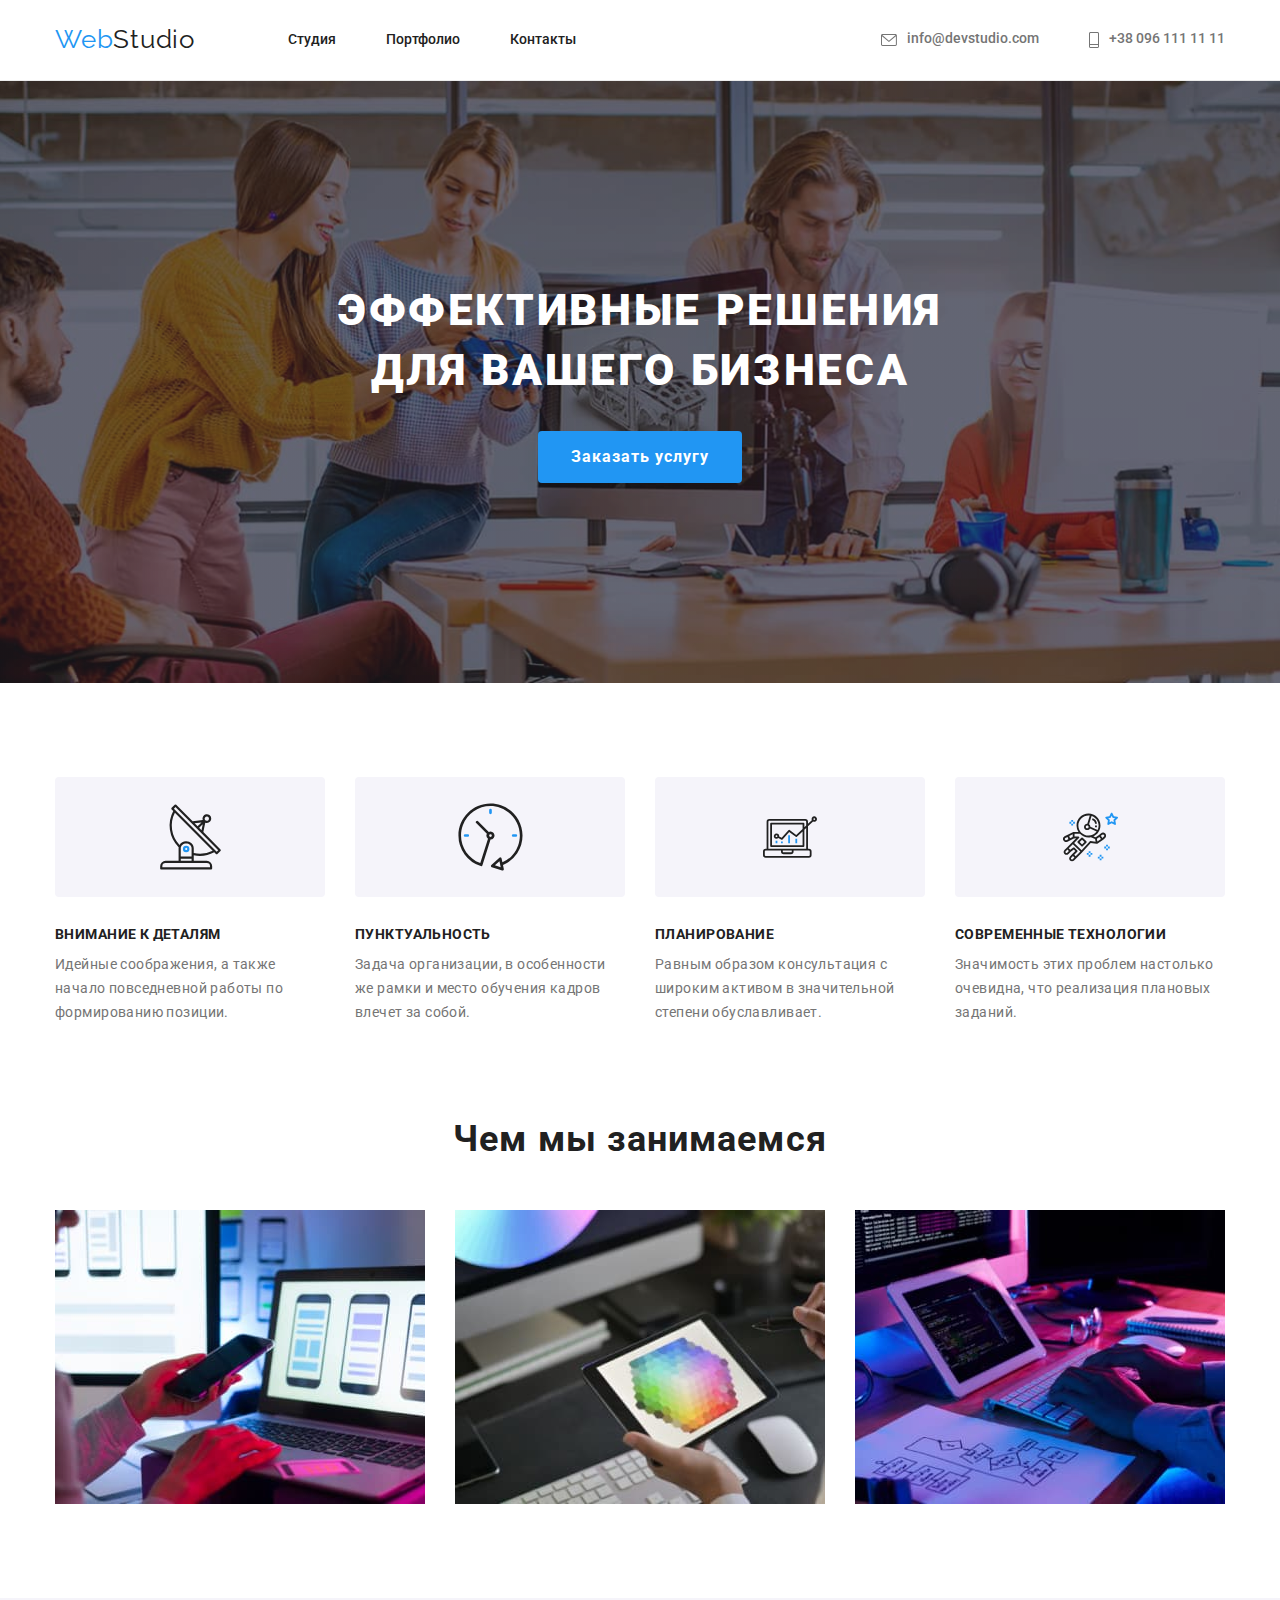
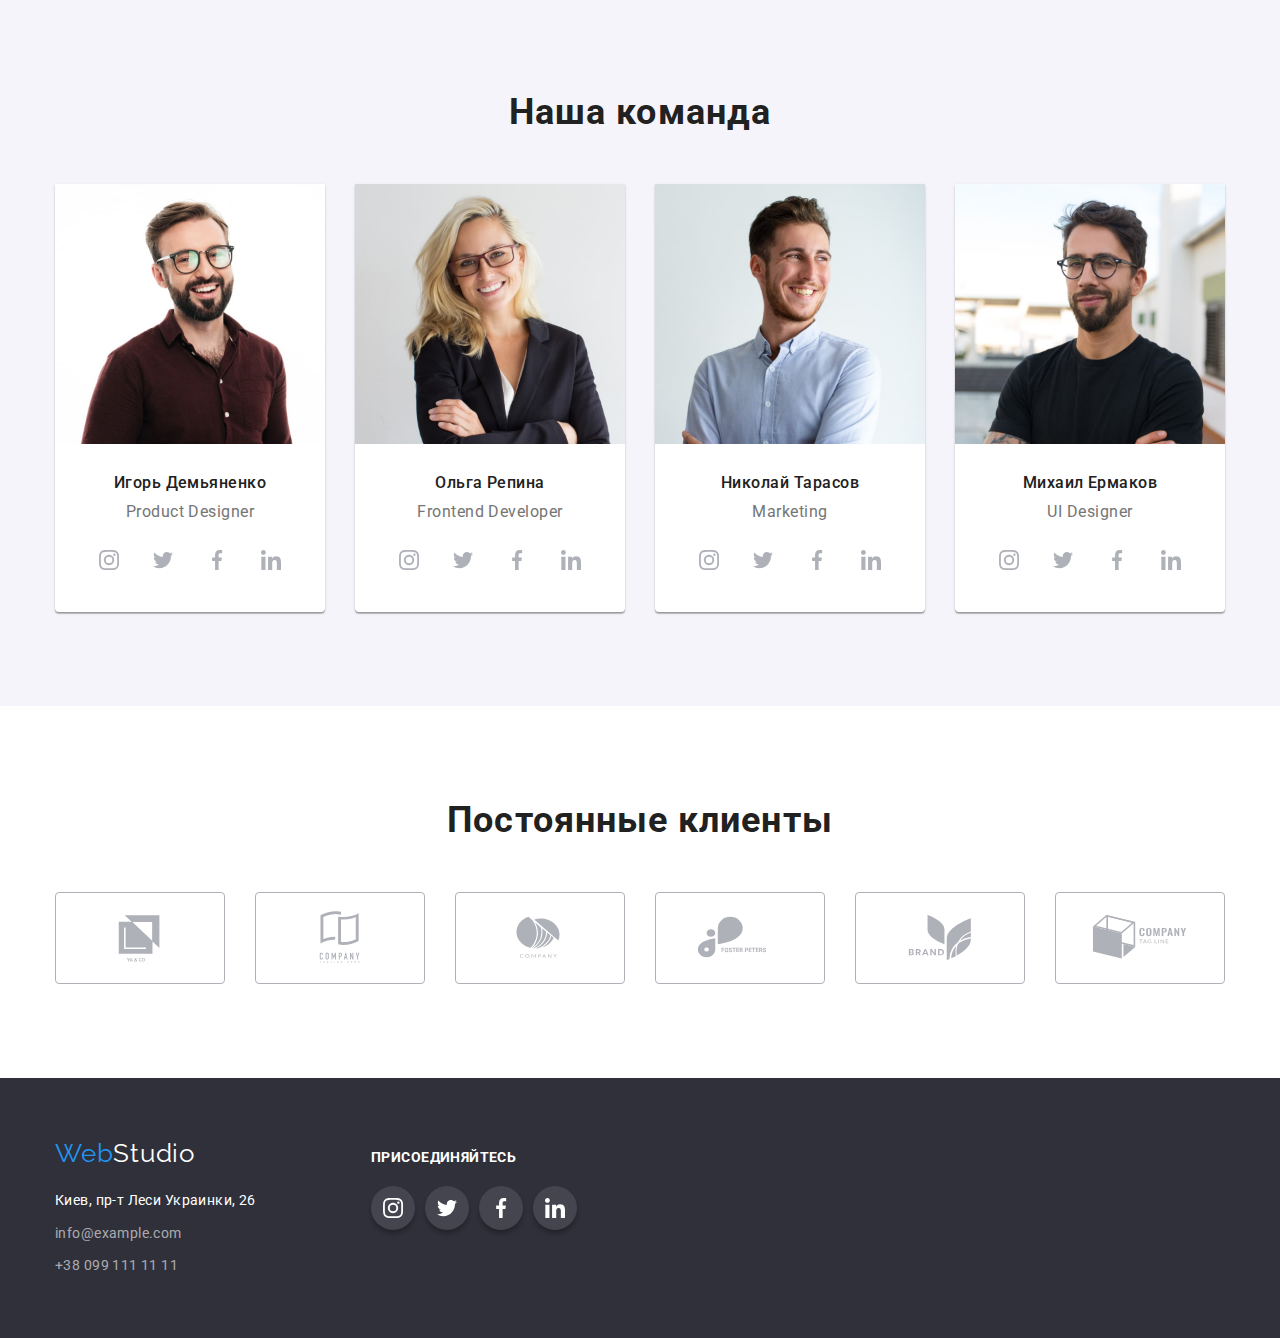
<file: index.html>
<!DOCTYPE html>
<html lang="ru">
<head>
    <meta charset="UTF-8">
    <meta http-equiv="X-UA-Compatible" content="IE=edge">
    <meta name="viewport" content="width=device-width, initial-scale=1.0">
    <title>Студия</title>
    <link rel="preconnect" href="https://fonts.googleapis.com">
    <link rel="preconnect" href="https://fonts.gstatic.com" crossorigin>
    <link href="https://fonts.googleapis.com/css2?family=Raleway:wght@700&family=Roboto:wght@400;500;700;900&display=swap"
    rel="stylesheet">
    <link rel="stylesheet" href="https://cdnjs.cloudflare.com/ajax/libs/modern-normalize/1.1.0/modern-normalize.min.css">
    <link rel="stylesheet" href="./css/styles.css">
</head>
<body>
    <!-- header -->
    <header class="header">
        <div class="container flex-container">
        <a lang="en" href="#" class="logo link"><span class="logo-accent">Web</span>Studio</a>
        <nav>
            <ul class="site-list list">
                <li class="list-item"><a href="/goit-markup-hw-04/index.html" class="site-nav link">Студия</a></li>
                <li class="list-item"><a href="/goit-markup-hw-04/portfolio.html" class="site-nav link">Портфолио</a></li>
                <li class="list-item"><a href="" class="site-nav link">Контакты</a></li>
            </ul>
        </nav>
        <ul class="site-auth list">
            <li class="list-item">
                <a href="mailto:info@devstudio.com" class="site-link link">
                    <svg class="icon-letter" width="16" height="12">
                        <use href="./images/icons.svg#icon-letter" >
                        </use>
                    </svg>info@devstudio.com
                </a>
            </li>
            <li class="list-item">
                <a href="tel:+380961111111 " class="site-link link">
                    <svg class="icon-mobile" width="10" height="16">
                        <use href="./images/icons.svg#icon-mobile">
                        </use>
                    </svg>+38 096 111 11 11</a>
            </li>
        </ul>
        </div>
    </header>
    <!-- hero -->
    <main class="hero">
        <section class="overlay section-btn section">
            <div class="container">
            <h1 class="heading">Эффективные решения для вашего бизнеса</h1>
            <button type="button" class="button">Заказать услугу</button>
            </div>
        </section>
        <!-- features -->
        <section class="features section">
            <div class="container">
            <h2 hidden>Преимущества компании</h2>
            <ul class="list features">
                <li class="features-list">
                    <div class="features-logo">
                        <svg class="features-logo-1" width="65" height="70">
                            <use href="./images/icons.svg#icon-antenna"></use>
                        </svg>
                    </div>
                    <h3 class="features-title">Внимание к деталям</h3>
                    <p class="features-text">Идейные соображения, а также начало повседневной работы по формированию позиции.</p>
                </li>
                <li class="features-list">
                    <div class="features-logo">
                        <svg class="features-logo-2" width="67" height="70">
                            <use href="./images/icons.svg#icon-clock"></use>
                        </svg>
                    </div>
                    <h3 class="features-title">Пунктуальность</h3>
                    <p class="features-text">Задача организации, в особенности же рамки и место обучения кадров влечет за собой.</p>
                </li>
                <li class="features-list">
                    <div class="features-logo">
                        <svg class="features-logo-3" width="70" height="54">
                            <use href="./images/icons.svg#icon-diagram"></use>
                        </svg>
                    </div>
                    <h3 class="features-title">Планирование</h3>
                    <p class="features-text">Равным образом консультация с широким активом в значительной степени обуславливает.</p>
                </li>
                <li class="features-list">
                    <div class="features-logo">
                        <svg class="features-logo-4" width="55" height="60">
                            <use href="./images/icons.svg#icon-astronaut"></use>
                        </svg>
                    </div>
                    <h3 class="features-title">Современные технологии</h3>
                    <p class="features-text">Значимость этих проблем настолько очевидна, что реализация плановых заданий.</p>
                </li>
            </ul>
            </div>
        </section>
        <!-- about -->
        <section class="about section">
            <div class="container">
            <h2 class="about-title">Чем мы занимаемся</h2>
            <ul class="list about-list">
                <li class="about-item">
                    <img src="./images/responsibilities_1.jpg" alt="Набор кода" width="370" height="294" class="img">
                </li>
                <li class="about-item">
                    <img src="./images/responsibilities_2.jpg" alt="Синхронизация ноутбука с телефоном" width="370"
                        height="294" class="img">
                </li>
                <li class="about-item">
                    <img src="./images/responsibilities_3.jpg" alt="Планшет" width="370" height="294" class="img">
                </li>
            </ul>
            </div>
        </section>
        <!-- users -->
        <section class="users section">
            <div class="container">
            <h2 class="users-title">Наша команда</h2>
            <ul class="list users-list">
                <li class="users-item">
                    <img src="./images/team_1.jpg" alt="Мужчина" width="270" height="260" class="users-pic img">
                    <div class="card">
                    <h3 class="users-subtitle">Игорь Демьяненко</h3>
                    <p class="users-text">Product Designer</p>
                        <div class="container-link-logo">
                            <a href="" class="link users-link">
                                <svg class="link-logo" width="20" height="20">
                                    <use href="./images/icons.svg#icon-instagram"></use>
                                </svg>
                            </a>
                            <a href="" class="link users-link">
                                <svg class="link-logo" width="20" height="20">
                                    <use href="./images/icons.svg#icon-twitter"></use>
                                </svg>
                            </a>
                            <a href="" class="link users-link">
                                <svg class="link-logo" width="20" height="20">
                                    <use href="./images/icons.svg#icon-facebook"></use>
                                </svg>
                            </a>
                            <a href="" class="link users-link">
                                <svg class="link-logo" width="20" height="20">
                                    <use href="./images/icons.svg#icon-linkedin">
                                    </use>
                                </svg>
                            </a>
                        </div>
                    </div>
                </li>
                <li class="users-item">
                    <img src="./images/team_2.jpg" alt="Девушка" width="270" height="260" class="users-pic img">
                    <div class="card">
                    <h3 class="users-subtitle">Ольга Репина</h3>
                    <p lang="en" class="users-text">Frontend Developer</p>
                    <div class="container-link-logo">
                        <a href="" class="link users-link">
                            <svg class="link-logo" width="20" height="20">
                                <use href="./images/icons.svg#icon-instagram"></use>
                            </svg>
                        </a>
                        <a href="" class="link users-link">
                            <svg class="link-logo" width="20" height="20">
                                <use href="./images/icons.svg#icon-twitter"></use>
                            </svg>
                        </a>
                        <a href="" class="link users-link">
                            <svg class="link-logo" width="20" height="20">
                                <use href="./images/icons.svg#icon-facebook"></use>
                            </svg>
                        </a>
                        <a href="" class="link users-link">
                            <svg class="link-logo" width="20" height="20">
                                <use href="./images/icons.svg#icon-linkedin">
                                </use>
                            </svg>
                        </a>
                    </div>
                    </div>
                </li>
                <li class="users-item">
                    <img src="./images/team_3.jpg" alt="Мужчина" width="270" height="260" class="users-pic img">
                    <div class="card">
                    <h3 class="users-subtitle">Николай Тарасов</h3>
                    <p lang="en" class="users-text">Marketing</p>
                    <div class="container-link-logo">
                        <a href="" class="link users-link">
                            <svg class="link-logo" width="20" height="20">
                                <use href="./images/icons.svg#icon-instagram"></use>
                            </svg>
                        </a>
                        <a href="" class="link users-link">
                            <svg class="link-logo" width="20" height="20">
                                <use href="./images/icons.svg#icon-twitter"></use>
                            </svg>
                        </a>
                        <a href="" class="link users-link">
                            <svg class="link-logo" width="20" height="20">
                                <use href="./images/icons.svg#icon-facebook"></use>
                            </svg>
                        </a>
                        <a href="" class="link users-link">
                            <svg class="link-logo" width="20" height="20">
                                <use href="./images/icons.svg#icon-linkedin">
                                </use>
                            </svg>
                        </a>
                    </div>
                    </div>
                </li>
                <li class="users-item">
                    <img src="./images/team_4.jpg" alt="Мужчина" width="270" height="260" class="users-pic img">
                    <div class="card">
                    <h3 class="users-subtitle">Михаил Ермаков</h3>
                    <p lang="en" class="users-text">UI Designer</p>
                    <div class="container-link-logo">
                        <a href="" class="link users-link">
                            <svg class="link-logo" width="20" height="20">
                                <use href="./images/icons.svg#icon-instagram"></use>
                            </svg>
                        </a>
                        <a href="" class="link users-link">
                            <svg class="link-logo" width="20" height="20">
                                <use href="./images/icons.svg#icon-twitter"></use>
                            </svg>
                        </a>
                        <a href="" class="link users-link">
                            <svg class="link-logo" width="20" height="20">
                                <use href="./images/icons.svg#icon-facebook"></use>
                            </svg>
                        </a>
                        <a href="" class="link users-link">
                            <svg class="link-logo" width="20" height="20">
                                <use href="./images/icons.svg#icon-linkedin">
                                </use>
                            </svg>
                        </a>
                    </div>
                    </div>
                </li>
            </ul>
            </div>
        </section>
        <!-- clients -->
        <section class="clients section">
            <div class="container">
                <h2 class="clients-title">Постоянные клиенты</h2>
                <ul class="list clients-list">
                    <li class="clients-item">
                        <a href="" class="clients-link link">
                            <svg class="clients-logo" width="106" height="60">
                                <use href="./images/icons.svg#icon-clients-logo-1"></use>
                            </svg>
                        </a>
                    </li>
                    <li class="clients-item">
                        <a href="" class="clients-link link">
                            <svg class="clients-logo" width="106" height="60">
                                <use href="./images/icons.svg#icon-clients-logo-2"></use>
                            </svg>
                        </a>
                    </li>
                    <li class="clients-item">
                        <a href="" class="clients-link link">
                            <svg class="clients-logo" width="106" height="60">
                                <use href="./images/icons.svg#icon-clients-logo-3"></use>
                            </svg>
                        </a>
                    </li>
                    <li class="clients-item">
                        <a href="" class="clients-link link">
                            <svg class="clients-logo" width="106" height="60">
                                <use href="./images/icons.svg#icon-clients-logo-4"></use>
                            </svg>
                        </a>
                    </li>
                    <li class="clients-item">
                        <a href="" class="clients-link link">
                            <svg class="clients-logo" width="106" height="60">
                                <use href="./images/icons.svg#icon-clients-logo-5"></use>
                            </svg>
                        </a>
                    </li>
                    <li class="clients-item">
                        <a href="" class="clients-link link">
                            <svg class="clients-logo" width="106" height="60">
                                <use href="./images/icons.svg#icon-clients-logo-6"></use>
                            </svg>
                        </a>
                    </li>
                </ul>
            </div>
        </section>
    </main>
    <!-- footer -->
    <footer class="footer">
        <div class="container-footer container">
            <div class="address-link">
            <a lang="en" href="#" class="logo link"><span class="logo-accent">Web</span><span class="logo-white">Studio</span></a>
            <address class="address">
                <ul class="footer-list list">
                    <li class="footer-item"><a href="https://www.google.com.ua/maps/" class="footer-map link" target="_blank"
                        rel="noreferrer noopener">Киев, пр-т Леси
                        Украинки, 26</a></li>
                    <li class="footer-item"><a href="mailto:info@example.com" class="footer-nav link">info@example.com</a></li>
                    <li class="footer-item"><a href="tel:+380991111111" class="footer-nav link">+38 099 111 11 11</a></li>
                </ul>
            </address>
            </div>
            <div class="footer-icon container">
            <p class="footer-text">присоединяйтесь</p>
            <ul class="footer-list-icon list">
                <li class="footer-item-icon">
                    <a class="link footer-icon-link" href="">
                        <svg class="footer-icon-logo" width="20" height="20">
                            <use href="./images/icons.svg#icon-instagram"></use>
                        </svg>
                    </a>
                </li>
                <li class="footer-item-icon">
                    <a class="link footer-icon-link" href="">
                        <svg class="footer-icon-logo" width="20" height="20">
                            <use href="./images/icons.svg#icon-twitter"></use>
                        </svg>
                    </a>
                </li>
                <li class="footer-item-icon">
                    <a class="link footer-icon-link" href="">
                        <svg class="footer-icon-logo" width="20" height="20">
                            <use href="./images/icons.svg#icon-facebook"></use>
                        </svg>
                    </a>
                </li>
                <li class="footer-item-icon">
                    <a class="link footer-icon-link" href="">
                        <svg class="footer-icon-logo" width="20" height="20">
                            <use href="./images/icons.svg#icon-linkedin"></use>
                        </svg>
                    </a>
                </li>
            </ul>
            </div>
        </div>
    </footer>
</body>
</file>
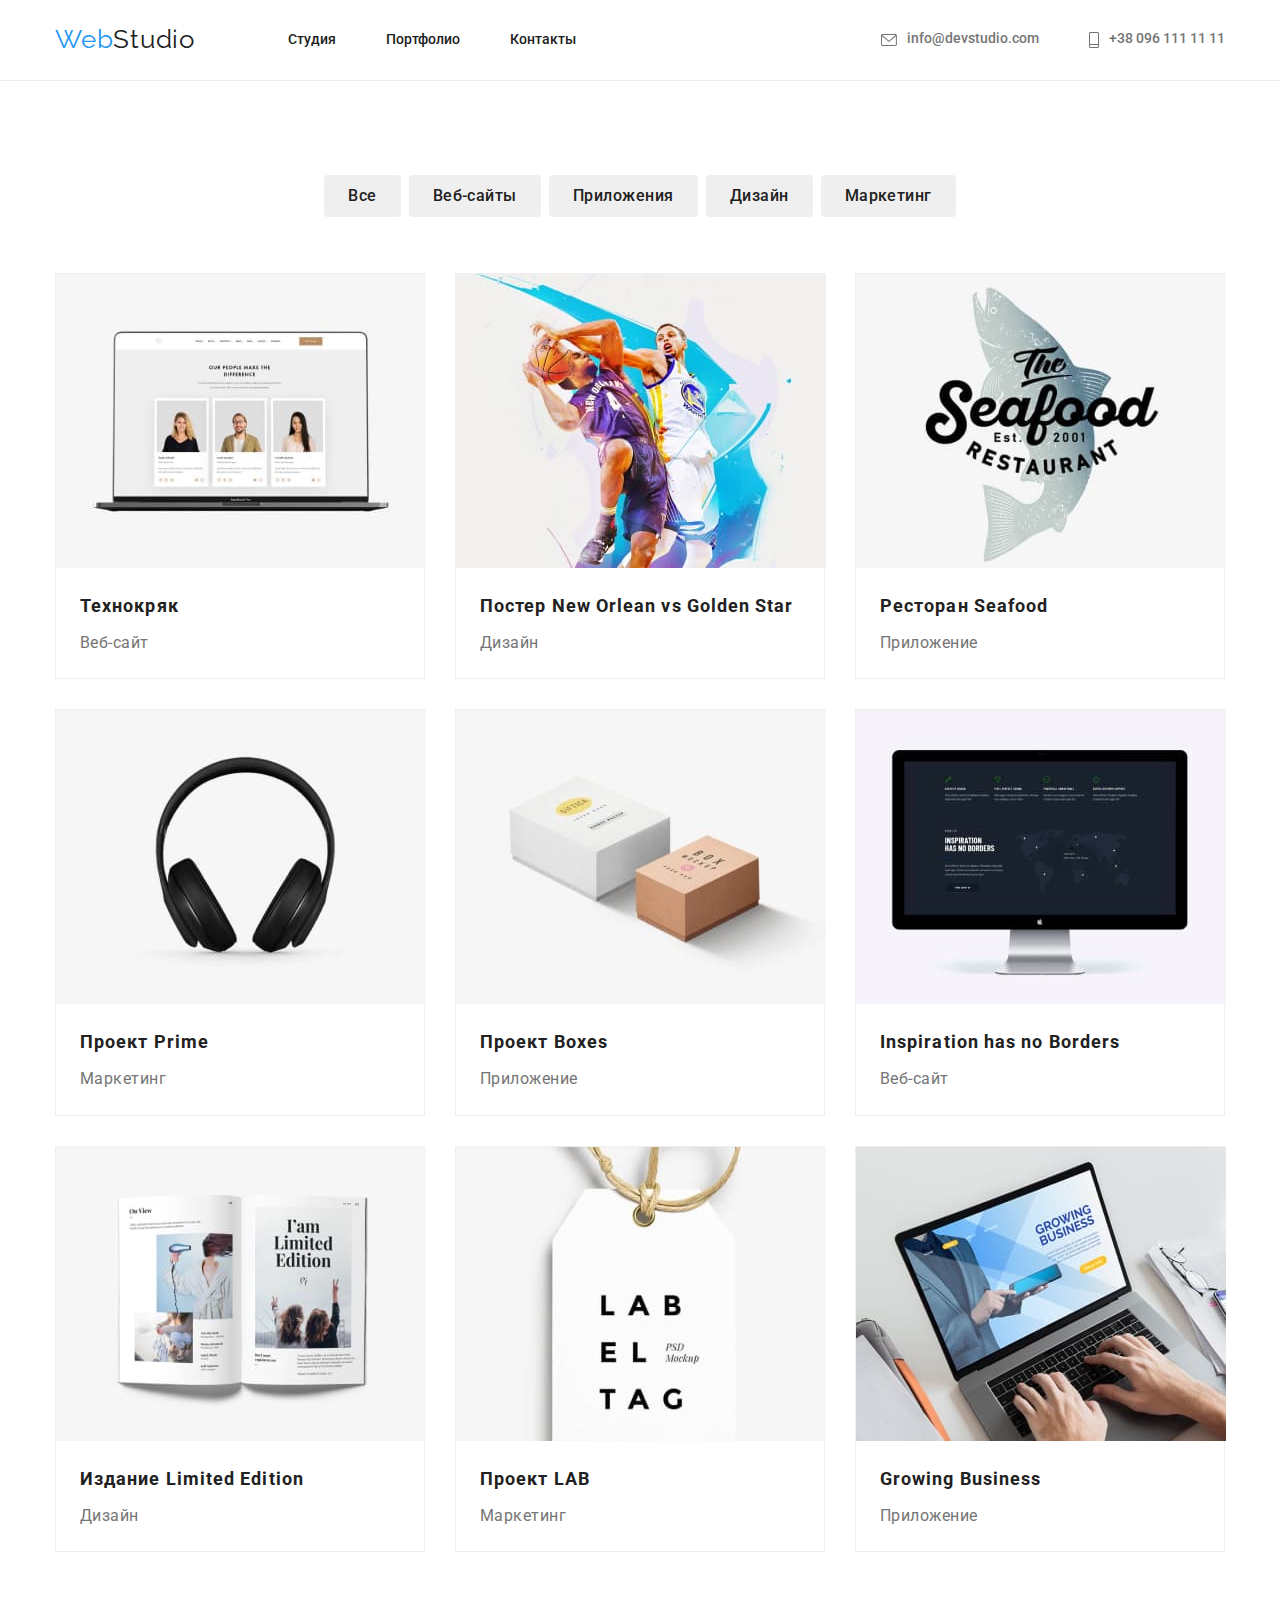
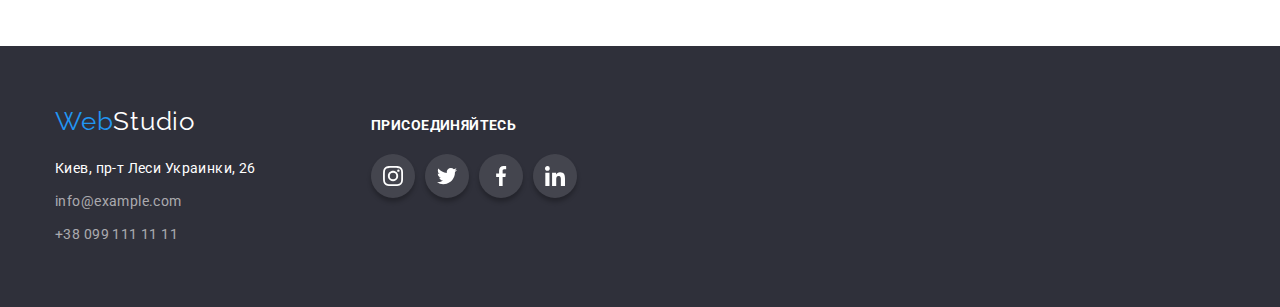
<file: portfolio.html>
<!DOCTYPE html>
<html lang="ru">
<head>
    <meta charset="UTF-8">
    <meta http-equiv="X-UA-Compatible" content="IE=edge">
    <meta name="viewport" content="width=device-width, initial-scale=1.0">
    <title>Портфолио</title>
    <link rel="preconnect" href="https://fonts.googleapis.com">
    <link rel="preconnect" href="https://fonts.gstatic.com" crossorigin>
    <link href="https://fonts.googleapis.com/css2?family=Raleway:wght@700&family=Roboto:wght@400;500;700;900&display=swap"
    rel="stylesheet">
    <link rel="stylesheet" href="https://cdnjs.cloudflare.com/ajax/libs/modern-normalize/1.1.0/modern-normalize.min.css">
    <link rel="stylesheet" href="./css/styles.css">
</head>
<body>
    <!-- header -->
    <header class="header">
        <div class="container flex-container">
            <a lang="en" href="#" class="logo link"><span class="logo-accent">Web</span>Studio</a>
            <nav>
                <ul class="site-list list">
                    <li class="list-item"><a href="/goit-markup-hw-04/index.html" class="site-nav link">Студия</a></li>
                    <li class="list-item"><a href="/goit-markup-hw-04/portfolio.html" class="site-nav link">Портфолио</a>
                    </li>
                    <li class="list-item"><a href="" class="site-nav link">Контакты</a></li>
                </ul>
            </nav>
            <ul class="site-auth list">
                <li class="list-item">
                    <a href="mailto:info@devstudio.com" class="site-link link">
                        <svg class="icon-letter" width="16" height="12">
                            <use href="./images/icons.svg#icon-letter">
                            </use>
                        </svg>info@devstudio.com
                    </a>
                </li>
                <li class="list-item">
                    <a href="tel:+380961111111 " class="site-link link">
                        <svg class="icon-mobile" width="10" height="16">
                            <use href="./images/icons.svg#icon-mobile">
                            </use>
                        </svg>+38 096 111 11 11</a>
                </li>
            </ul>
        </div>
    </header>
    <!-- hero -->
<main>
    <section class="section-button section">
        <div class="container">
        <h1 hidden>Проекты</h1>
            <ul class="list-button-pointer list">
                <li class="button-list"><button type="button" class="list-button-item">Все</button></li>
                <li class="button-list"><button type="button" class="list-button-item">Веб-сайты</button></li>
                <li class="button-list"><button type="button" class="list-button-item">Приложения</button></li>
                <li class="button-list"><button type="button" class="list-button-item">Дизайн</button></li>
                <li class="button-list"><button type="button" class="list-button-item">Маркетинг</button></li>
            </ul>
            <ul class="section-list list">
                <li class="section-item">
                    <a href="" class="list link"><img src="./images/project_1.jpeg" alt="website" width="370" height="294" class="img">
                    <div class="card-item">
                        <h2 class="img-title">Технокряк</h2>
                        <p class="img-text">Веб-сайт</p>
                    </div></a>
                </li>

                <li class="section-item">
                    <a href="" class="list link"><img src="./images/project_2.jpeg" alt="players" width="370" height="294" class="img">
                    <div class="card-item">
                        <h2 class="img-title">Постер New Orlean vs Golden Star</h2>
                        <p class="img-text">Дизайн</p>
                    </div></a>
                </li>

                <li class="section-item">
                    <a href="" class="list link"><img src="./images/project_3.jpeg" alt="post" width="370" height="294" class="img">
                    <div class="card-item">
                        <h2 class="img-title">Ресторан Seafood</h2>
                        <p class="img-text">Приложение</p>
                    </div></a>
                </li>

                <li class="section-item">
                    <a href="" class="list link"><img src="./images/project_4.jpeg" alt="headphones" width="370" height="294" class="img">
                    <div class="card-item">
                        <h2 class="img-title">Проект Prime</h2>
                        <p class="img-text">Маркетинг</p>
                    </div></a>
                </li>

                <li class="section-item">
                    <a href="" class="list link"><img src="./images/project_5.jpeg" alt="boxes" width="370" height="294" class="img">
                    <div class="card-item">
                        <h2 class="img-title">Проект Boxes</h2>
                        <p class="img-text">Приложение</p>
                    </div></a>
                </li>

                <li class="section-item">
                    <a href="" class="list link"><img src="./images/project_6.jpeg" alt="computer" width="370" height="294" class="img">
                    <div class="card-item">
                        <h2 class="img-title">Inspiration has no Borders</h2>
                        <p class="img-text">Веб-сайт</p>
                    </div></a>
                </li>

                <li class="section-item">
                    <a href="" class="link"><img src="./images/project_7.jpeg" alt="magazine" width="370" height="294" class="img">
                    <div class="card-item">
                        <h2 class="img-title">Издание Limited Edition</h2>
                        <p class="img-text">Дизайн</p>
                    </div></a>
                </li>

                <li class="section-item">
                    <a href="" class="list link"><img src="./images/project_8.jpeg" alt="badge" width="370" height="294" class="img">
                    <div class="card-item">
                        <h2 class="img-title">Проект LAB</h2>
                        <p class="img-text">Маркетинг</p>
                    </div></a>
                </li>

                <li class="section-item">
                    <a href="" class="list link"><img src="./images/project_9.jpeg" alt="laptop" width="370" height="294" class="img">
                    <div class="card-item">
                        <h2 class="img-title">Growing Business</h2>
                        <p class="img-text">Приложение</p>
                    </div></a>
                </li>
            </ul>
            </div>
    </section>

</main>
    <!-- footer -->
    <footer class="footer">
        <div class="container-footer container">
            <div class="address-link">
                <a lang="en" href="#" class="logo link"><span class="logo-accent">Web</span><span
                        class="logo-white">Studio</span></a>
                <address class="address">
                    <ul class="footer-list list">
                        <li class="footer-item"><a href="https://www.google.com.ua/maps/" class="footer-map link"
                                target="_blank" rel="noreferrer noopener">Киев, пр-т Леси
                                Украинки, 26</a></li>
                        <li class="footer-item"><a href="mailto:info@example.com"
                                class="footer-nav link">info@example.com</a></li>
                        <li class="footer-item"><a href="tel:+380991111111" class="footer-nav link">+38 099 111 11 11</a>
                        </li>
                    </ul>
                </address>
            </div>
            <div class="footer-icon container">
                <p class="footer-text">присоединяйтесь</p>
                <ul class="footer-list-icon list">
                    <li class="footer-item-icon">
                        <a class="link footer-icon-link" href="">
                            <svg class="footer-icon-logo" width="20" height="20">
                                <use href="./images/icons.svg#icon-instagram"></use>
                            </svg>
                        </a>
                    </li>
                    <li class="footer-item-icon">
                        <a class="link footer-icon-link" href="">
                            <svg class="footer-icon-logo" width="20" height="20">
                                <use href="./images/icons.svg#icon-twitter"></use>
                            </svg>
                        </a>
                    </li>
                    <li class="footer-item-icon">
                        <a class="link footer-icon-link" href="">
                            <svg class="footer-icon-logo" width="20" height="20">
                                <use href="./images/icons.svg#icon-facebook"></use>
                            </svg>
                        </a>
                    </li>
                    <li class="footer-item-icon">
                        <a class="link footer-icon-link" href="">
                            <svg class="footer-icon-logo" width="20" height="20">
                                <use href="./images/icons.svg#icon-linkedin"></use>
                            </svg>
                        </a>
                    </li>
                </ul>
            </div>
        </div>
    </footer>
</body>
</html>
</file>
<file: css/styles.css>
/* основной цвет текста #757575 */
/* вторичный цвет текста #212121 */
/* основной цвет фона #FFFFFF */
/* белый цвет #FFFFFF */
/* вторичный цвет фона #2F303A */
/* цвет фона 3 #F5F4FA */
/* прозрачность rgba(255, 255, 255, 0.6); */
/* цвет акцент #2196F3 */

:root {
  --primary-text-color: #757575;
  --secondary-text-color: #212121;
  --accent-color: #2196f3;
  --bgc-footer-color: #2f303a;
  --white-color: #ffffff;
}

body {
  color: var(--primary-text-color);
  background-color: #ffffff;
  font-family: 'Roboto', sans-serif;
}

.section {
  padding-top: 94px;
  padding-bottom: 94px;
  justify-content: center;
}

.img {
  display: block;
  min-width: 100%;
}

.container {
  width: 1200px;
  padding-left: 15px;
  padding-right: 15px;
  margin-left: auto;
  margin-right: auto;
  /* outline: solid 2px tomato; */
}

/* сброс */
p,
h1,
h2,
h3,
h4,
h5,
h6,
ul,
ol {
  margin: 0;
  padding-left: 0;
}

.list {
  list-style: none;
}
.link {
  display: block;
  text-decoration: none;
}
/* header */
.header {
  text-decoration: none;
  padding-top: 24px;
  padding-bottom: 25px;
  border-bottom: 1px solid #ececec;
}

.flex-container {
  display: flex;
  align-items: center;
}

/* logo */
.logo .logo-accent {
  color: var(--accent-color);
}
.logo {
  color: var(--secondary-text-color);
  font-family: 'Raleway', sans-serif;
  font-size: 26px;
  line-height: 1.2;
  letter-spacing: 0.03em;
}
/* nav */
.site-list .list-item:not(:last-child) {
  margin-right: 50px;
}

.site-list .site-nav:hover,
.site-list .site-nav:focus,
.site-list .site-nav:active {
  color: var(--accent-color);
}
.site-nav {
  color: #212121;
}
.site-list {
  display: flex;
  margin-left: 93px;

  color: var(--secondary-text-color);
  font-family: 'Roboto', sans-serif;
  font-weight: 500;
  font-size: 14px;
  line-height: 1.14;
}

/* AUTH */

.site-auth .site-link:hover,
.site-auth .site-link:focus,
.site-auth .site-link:active {
  color: var(--accent-color);
}

.site-auth .list-item + .list-item {
  margin-left: 50px;
}

.site-auth {
  display: flex;
  margin-left: auto;

  color: var(--primary-text-color);
  font-family: 'Roboto', sans-serif;
  font-weight: 500;
  font-size: 14px;
  line-height: 1.14;
}
.site-link {
  color: var(--primary-text-color);
}
.icon-letter,
.icon-mobile {
  margin-right: 10px;
  fill: currentColor;
  vertical-align: middle;
}

/* HERO */

.overlay {
  max-width: 1600px;
  min-height: 600px;
  margin-left: auto;
  margin-right: auto;

  background-image: linear-gradient(rgba(47, 48, 58, 0.4), rgba(47, 48, 58, 0.4)),
    url('../images/bg.jpeg');
  background-size: cover;
  background-position: center;
}

.section-btn {
  padding-top: 200px;
  padding-bottom: 200px;

  text-align: center;
  background-color: var(--bgc-footer-color);
}

.heading {
  max-width: 700px;
  margin: 0 auto 30px;

  color: #ffffff;
  font-family: 'Roboto', sans-serif;
  font-weight: 900;
  font-size: 44px;
  line-height: 1.36;
  letter-spacing: 0.06em;
  text-transform: uppercase;
}

.button {
  display: inline-block;
  border-radius: 4px;
  padding: 10px 32px;
  max-width: max-content;
  margin: 0 auto;

  border: 1px solid transparent;
  color: #ffffff;
  background-color: var(--accent-color);
  font-weight: 700;
  font-size: 16px;
  line-height: 1.9;
  letter-spacing: 0.06em;
  cursor: pointer;
  font-family: inherit;
}

/* features  */

.features-list {
  width: 270px;
}

.features {
  display: flex;
  padding-bottom: 0px;
}

.features .features-list:not(:last-child) {
  margin-right: 30px;
}

.features-title {
  font-family: 'Roboto';
  font-style: normal;
  font-weight: 700;
  font-size: 14px;
  line-height: 1.14;
  letter-spacing: 0.03em;
  text-transform: uppercase;
  margin-bottom: 10px;
}

.features-text {
  font-family: 'Roboto', sans-serif;
  font-size: 14px;
  line-height: 1.7;
  letter-spacing: 0.03em;
}

.features-logo {
  display: flex;
  justify-content: center;
  align-items: center;
  max-width: 270px;
  height: 120px;
  margin-bottom: 30px;
  border-radius: 4px;

  background-color: #f5f4fa;
}

/*  ABOUT AND USERS */

.about-list {
  display: flex;
}

.card {
  padding-top: 30px;
  padding-bottom: 30px;
  text-align: center;
}

.users-item {
  max-width: 270px;
  box-shadow: 0px 1px 3px rgba(0, 0, 0, 0.12), 0px 1px 1px rgba(0, 0, 0, 0.14),
    0px 2px 1px rgba(0, 0, 0, 0.2);
  background-color: var(--white-color);
  border-radius: 0px 0px 4px 4px;
}

.about-list .about-item:not(:last-child) {
  margin-right: 30px;
}

.about-title,
.users-title {
  font-family: 'Roboto' sans-serif;
  font-weight: 700;
  font-size: 36px;
  line-height: 1.16;
  text-align: center;
  letter-spacing: 0.03em;
  margin-bottom: 50px;
}

.users-list {
  display: flex;
}

.users-list .users-item:not(:last-child) {
  margin-right: 30px;
}

.users-subtitle {
  margin-bottom: 10px;

  font-family: 'Roboto', sans-serif;
  font-weight: 500;
  font-size: 16px;
  line-height: 1.18;
  letter-spacing: 0.03em;
}

.users-text {
  font-family: 'Roboto', sans-serif;
  font-weight: 400;
  font-size: 16px;
  line-height: 1.18;
  letter-spacing: 0.03em;

  margin-bottom: 16px;
}

.features-title,
.about .about-title,
.users .users-title {
  color: var(--secondary-text-color);
}
.users-item .users-subtitle {
  color: var(--secondary-text-color);
}
.users {
  background-color: #f5f4fa;
}
.container-link-logo {
  display: flex;
  align-items: center;
  justify-content: center;
}

.users-link {
  display: flex;
  justify-content: center;
  align-items: center;
  width: 44px;
  height: 44px;
  fill: #afb1b8;
  cursor: pointer;
  border-radius: 50%;
}

.users-link:hover,
.users-link:focus {
  background-color: var(--accent-color);
  fill: var(--white-color);
}

.users-link:not(:last-child) {
  margin-right: 10px;
}

/* CLIENTS */

.clients-title {
  margin-bottom: 50px;

  font-family: 'Roboto', sans-serif;
  font-weight: 700;
  font-size: 36px;
  line-height: 1.16;
  text-align: center;
  letter-spacing: 0.03em;

  color: var(--secondary-text-color);
}

.clients-list {
  display: flex;
}

.clients-link {
  display: flex;
  width: 170px;
  height: 92px;
  justify-content: center;
  align-items: center;
  color: #afb1b8;
  border: 1px solid #afb1b8;
  border-radius: 4px;
}

.clients-item:not(:first-child) {
  margin-left: 30px;
}

.clients-link:hover,
.clients-link:focus {
  color: var(--accent-color);
  border-color: var(--accent-color);
}

.clients-logo {
  fill: currentColor;
}

/* FOOTER */

.footer {
  padding-top: 60px;
  padding-bottom: 60px;

  color: var(--white-color);
  background-color: var(--bgc-footer-color);
}
.logo-white {
  color: var(--white-color);
}
.footer-list {
  color: var(--white-color);
  font-family: 'Roboto', sans-serif;
  font-size: 14px;
  line-height: 1.7;
  letter-spacing: 0.03em;
}
.footer-map {
  min-width: 231px;
  font-style: normal;
  color: var(--white-color);
}

.address {
  margin-top: 20px;
}

.footer-list .footer-item:not(:last-child) {
  display: block;
  margin-bottom: 9px;
}

.address :hover,
.address :focus,
.address :active {
  color: var(--accent-color);
}
.footer-nav {
  color: rgba(255, 255, 255, 0.6);
  font-style: normal;
}

.address-link {
  margin-right: 70px;
}

/* FOOTER SOCIAL LINKS */

.container-footer {
  display: flex;
  align-items: baseline;
}

.footer-text {
  margin-top: 0;
  margin-bottom: 20px;

  font-weight: 700;
  font-size: 14px;
  line-height: 1.14;
  letter-spacing: 0.03em;
  text-transform: uppercase;

  color: var(--white-color);
}

.footer-icon {
  align-items: center;
}

.footer-list-icon {
  display: flex;
}

.footer-item-icon:not(:last-child) {
  margin-right: 10px;
}

.footer-icon-link {
  display: flex;
  align-items: center;
  justify-content: center;
  width: 44px;
  height: 44px;
  fill: var(--white-color);
  background-color: rgba(255, 255, 255, 0.1);
  box-shadow: 0px 4px 4px rgba(0, 0, 0, 0.25);
  border-radius: 50%;
}

.footer-icon-link:hover,
.footer-icon-link:focus {
  background-color: var(--accent-color);
}

/* HERO Porfolio */

.section-item {
  max-width: 370px;
  border: 1px solid #eeeeee;
}

.section-list .section-item {
  flex-basis: calc(100% / 3 - 30px);
  margin-top: 30px;
  margin-left: 30px;
}

.section-list {
  display: flex;
  flex-wrap: wrap;
  margin-top: -30px;
  margin-left: -30px;
}

.section-item:hover {
  box-shadow: 0px 1px 1px rgba(0, 0, 0, 0.12), 0px 4px 4px rgba(0, 0, 0, 0.06),
    1px 4px 6px rgba(0, 0, 0, 0.16);
}

.list-button-pointer {
  display: flex;
  justify-content: center;
  margin-bottom: 56px;
}

.list-button-pointer .button-list:not(:last-child) {
  margin-right: 8px;
}

.list-button-item {
  padding-top: 6px;
  padding-right: 22px;
  padding-bottom: 6px;
  padding-left: 22px;
  border-radius: 4px;
  border-color: transparent;

  cursor: pointer;
  color: var(--secondary-text-color);

  font-family: inherit;
  font-weight: 500;
  font-size: 16px;
  line-height: 1.6;
  letter-spacing: 0.03em;
}

.list-button-pointer .list-button-item:hover,
.list-button-pointer .list-button-item:focus {
  color: #ffffff;
  background-color: var(--accent-color);
  box-shadow: 0px 3px 1px rgba(0, 0, 0, 0.1), 0px 1px 2px rgba(0, 0, 0, 0.08),
    0px 2px 2px rgba(0, 0, 0, 0.12);
}

.img-title {
  color: var(--secondary-text-color);
  font-family: 'Roboto', sans-serif;
  font-weight: 700;
  font-size: 18px;
  line-height: 2;
  letter-spacing: 0.06em;
}

.img-text {
  margin-top: 4px;

  font-family: 'Roboto', sans-serif;
  font-size: 16px;
  line-height: 1.9;
  letter-spacing: 0.03em;

  color: var(--primary-text-color);
}
.card-item {
  padding-top: 20px;
  padding-right: 24px;
  padding-bottom: 20px;
  padding-left: 24px;
}
</file>
